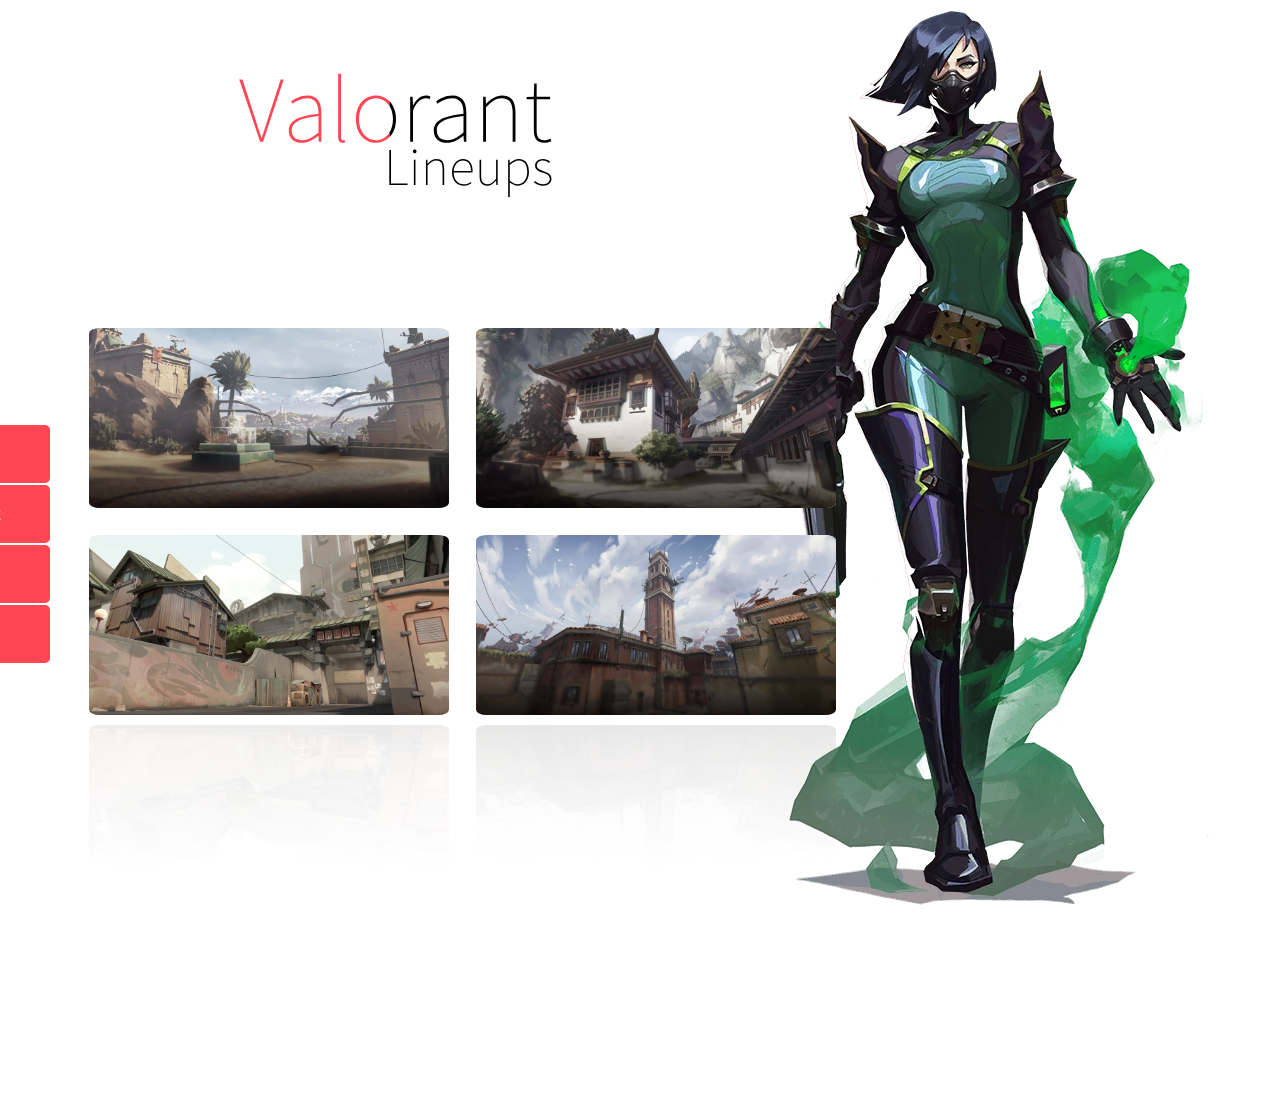
<file: index.html>
<!DOCTYPE html>
<html>

<head>

    <meta content="width=device-width, initial-scale=1" name="viewport" />
    <link href="https://fonts.googleapis.com/css2?family=Source+Sans+Pro&display=swap" rel="stylesheet"> 

    <style>

        body {

            overflow: hidden;

        }
        
        #cover {
                position: absolute;
                width: 420px;
                height: 600px;
                margin: 0 auto;
                top: 25%;
                left: 48.5%;
                /* bring your own prefixes */
                
            }

            #cover > a img {
                float: left;
                box-shadow: 0 0 16px 16px white inset;
                width: 65%;
                margin: 1.66%;
                filter: grayscale(50%);
                transform: translate(-50%, 0%);
                
            }

            #cover a img:hover{

                filter: grayscale(0%);

            }

        #champBanner{
            display: none;
        }

        #logo{

            position: absolute; 
            width: 75%;
            left: 50%;
            transform: translate(-50%, 0%);

        }


        @media only screen and (min-width: 600px) {
            /* For Tablet: */           
            #cover {
                position: absolute;
                top: 40%;
                left: 27%;
                width: 680px;
                height: 680px;
                margin: 0 auto;
            }

            #cover > a img {
                float: left;
                width: 45%;
                margin: 1.66%;
                filter: grayscale(50%);
                box-shadow: 0 0 8px 8px white inset;
            }

            #cover a img:hover{

                filter: grayscale(0%);

            }

                
            #logo{

                position: absolute; 
                width: 50%;
                left: 25.5%;
                top: 18.5%;
                transform: translate(0%, 0%);

            }
        
            #champBanner{
                
                display: none;
                opacity: 1;
                animation: 1s ease-out 0s 1 slideInFromLeft;

            }
        }

        @media only screen and (min-width: 1025px) {
            /* For Desktop: */

            #cover {
                position: absolute;
                left: 20%;
                top: 35%;
                width: 800px;
                height: 800px;
                margin: 0 auto;
            }

            #cover > a img {
                float: left;
                border-radius: 3%;
                width: 45%;
                margin: 1.66%;
                filter: grayscale(50%);
                
            }

            #cover a img:hover{

                filter: grayscale(0%);

            }

            
        #logo{

            position: absolute; 
            width: 25%;
            left: 18.5%;
            top: 7.5%;
            transform: translate(0%, 0%);

        }
    
        #champBanner{
            
            display: inline;
            opacity: 1;
            animation: 1s ease-out 0s 1 slideInFromLeft;

            }
        }

        /* Animation */
        @keyframes slideInFromLeft {
            0% {
                transform: translateX(100%);
                opacity: 0%;
            }
            100% {
                transform: translateX(0);
                opacity: 100%;
            }
        }

                /* Style the links inside the sidenav */
        #mySidenav a {
        position: absolute; /* Position them relative to the browser window */
        left: -80px; /* Position them outside of the screen */
        transition: 0.3s; /* Add transition on hover */
        padding: 15px; /* 15px padding */
        width: 100px; /* Set a specific width */
        text-decoration: none; /* Remove underline */
        font-family: 'Source Sans Pro', sans-serif;
        font-size: 20px; /* Increase font size */
        color: white; /* White text color */
        border-radius: 0 5px 5px 0; /* Rounded corners on the top right and bottom right side */
        }

        #mySidenav a:hover {
        left: 0; /* On mouse-over, make the elements appear as they should */
        }

        /* The about link: 20px from the top with a green background */
        #about {
        top: 425px;
        background-color: #FF4654;
        }

        #about:hover {
        top: 425px;
        background-color: #ff6f7b;
        }

        #create {
        top: 605px;
        background-color: #FF4654; /* Blue */
        }

        #create:hover {
        top: 605px;
        background-color: #ff6f7b;
        }

        #graphs {
        top: 545px;
        background-color: #FF4654; /* Red */
        }

        #graphs:hover {
        top: 545px;
        background-color: #ff6f7b;
        }

        #contact {
        top: 485px;
        background-color: #FF4654 /* Light Black */
        }

        #contact:hover {
        top: 485px;
        background-color: #ff6f7b;
        }

    </style>

</head>

<body>

    <img id='logo' src='img/logo/vlineups.svg'>

    <img id='champBanner' src='' style="float: right;">

    <!-- Maps -->

    <div id="cover">
        <a href='./bind'><img src="img/maps/thumbs/Bind_Map.png"></a>
        <a href='./haven'><img src="img/maps/thumbs/Haven_Map.png"></a>
        <a href='./split'><img src="img/maps/thumbs/Split_Map.png" style="-webkit-box-reflect: below 10px -webkit-gradient(linear, left top, left bottom, from(transparent), color-stop(20%, transparent) , to(rgba(250, 250, 250, 0.1)));"></a>
        <a href='./ascent'><img src="img/maps/thumbs/Ascent_Map.png" style="-webkit-box-reflect: below 10px -webkit-gradient(linear, left top, left bottom, from(transparent), color-stop(20%, transparent) , to(rgba(250, 250, 250, 0.1)));"></a>
    </div>

    <div id="mySidenav" class="sidenav">
        <a href="https://github.com/k-gaia/valorantlineups" id="about">About</a>
        <a href="#" id="contact">Contact</a>
        <a href="graphs" id="graphs">Graphs</a>
        <a href="lineupCreator" id="create">Create</a>
    </div> 
    
    <script>

        var champs = ['Breach', 'Brimstone', 'Cypher', 'Jett', 'Omen', 'Phoenix', 'Raze', 'Reyna', 'Sage', 'Sova', 'Viper'];

        document.getElementById('champBanner').src = './img/champBanners/' + champs[Math.floor(Math.random() * champs.length)] + '_artwork.webp';

        console.log(document.getElementById('champBanner').src);

    </script>

</body>
</html>
</file>
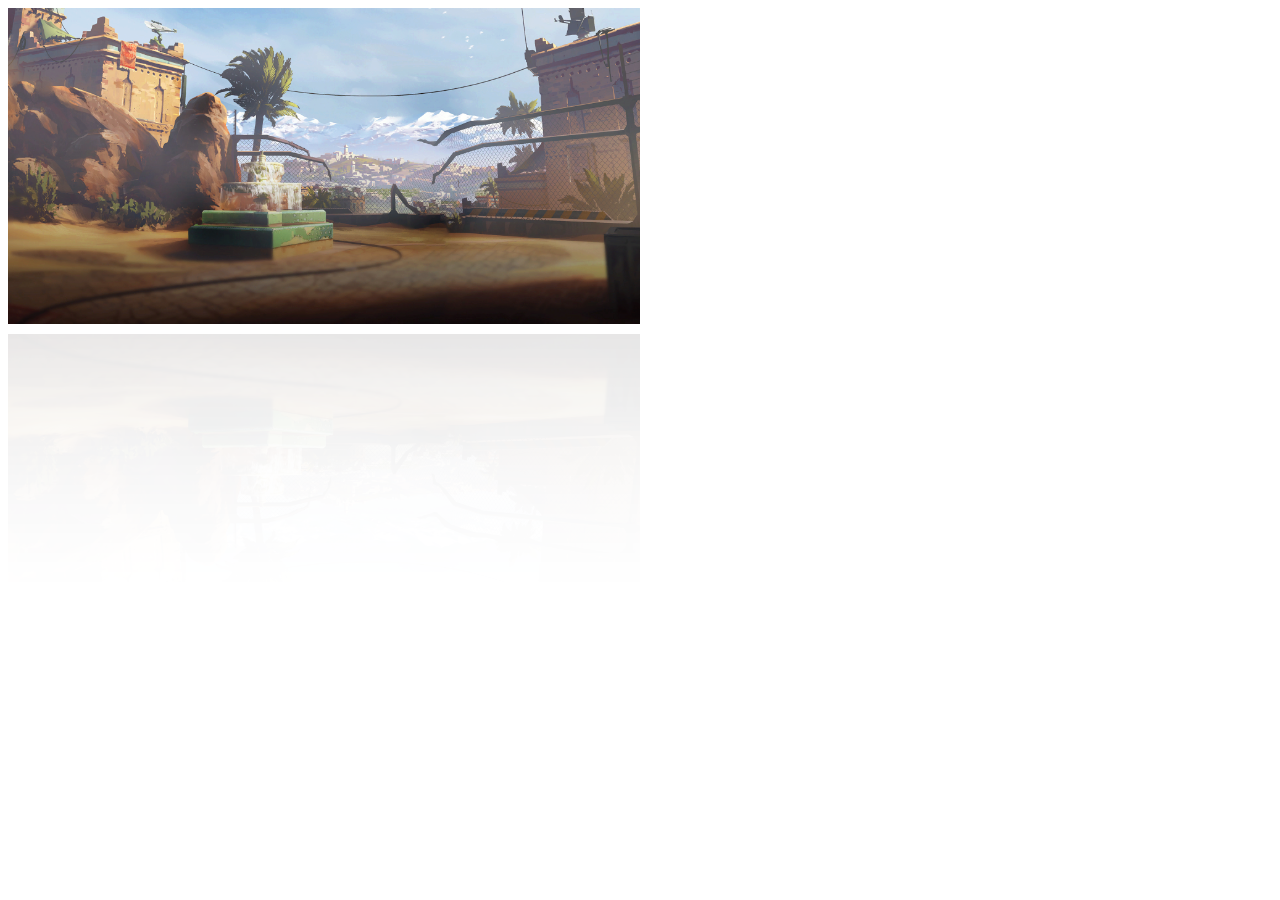
<file: reflectImgTest.html>
<!DOCTYPE html>
<html>

<head>



</head>

<body>

    <img src="img/maps/thumbs/Bind_Map.png" style="width: 50%;  -webkit-box-reflect: below 10px -webkit-gradient(linear, left top, left bottom, from(transparent), color-stop(20%, transparent) , to(rgba(250, 250, 250, 0.1)));">

</body>


</html>
</file>
